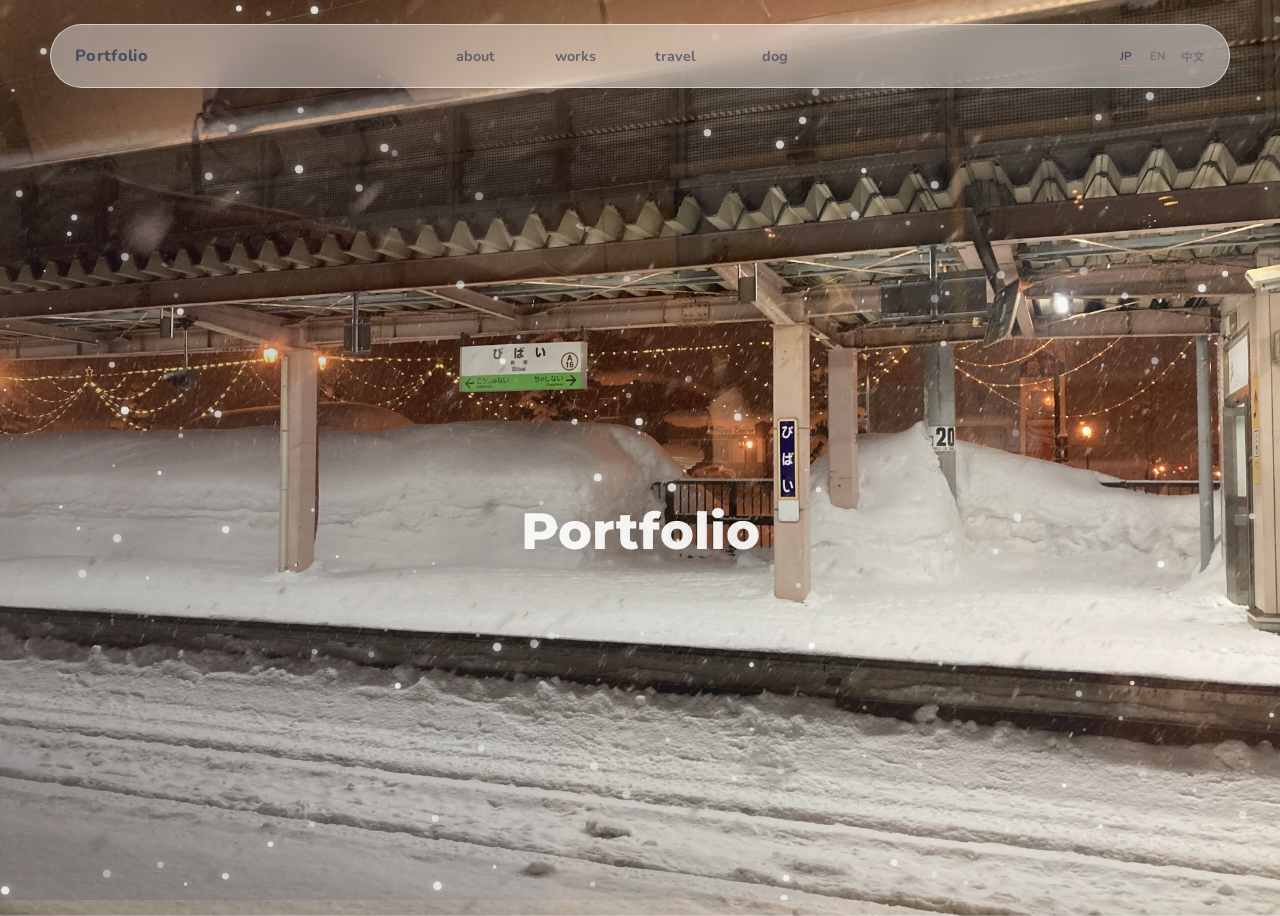
<file: index.html>
<!doctype html>
<html lang="ja">
  <head>
    <meta charset="utf-8" />
    <meta name="viewport" content="width=device-width, initial-scale=1" />
    <title>Portfolio</title>
    <link rel="preconnect" href="https://fonts.googleapis.com" />
    <link rel="preconnect" href="https://fonts.gstatic.com" crossorigin />
    <link
      href="https://fonts.googleapis.com/css2?family=Montserrat:wght@700;800&family=Noto+Sans+JP:wght@400;500;700&family=Nunito:wght@500;700;800&display=swap"
      rel="stylesheet"
    />
    <link rel="stylesheet" href="styles.css" />
  </head>
  <body class="home-page">
    <canvas class="snow-canvas" aria-hidden="true"></canvas>

    <header class="site-header">
      <a class="brand" href="index.html" aria-label="トップへ">Portfolio</a>
      <nav class="site-nav" aria-label="メインナビゲーション">
        <a href="about.html">about</a>
        <a href="works.html">works</a>
        <a href="travel.html">travel</a>
        <a href="dog.html">dog</a>
      </nav>
      <div class="language-switcher" aria-label="Language">
        <button type="button" data-lang="ja">JP</button>
        <button type="button" data-lang="en">EN</button>
        <button type="button" data-lang="zh">中文</button>
      </div>
    </header>

    <main>
      <section class="hero">
        <picture>
          <source srcset="assets/hokkaido-hero.jpg" type="image/jpeg" />
          <img src="assets/hokkaido-hero.heic" alt="北海道で撮影した冬景色" />
        </picture>
        <div class="hero-shade"></div>
        <div class="hero-content reveal">
          <h1 class="home-title">Portfolio</h1>
        </div>
      </section>
    </main>

    <script src="script.js"></script>
  </body>
</html>
</file>
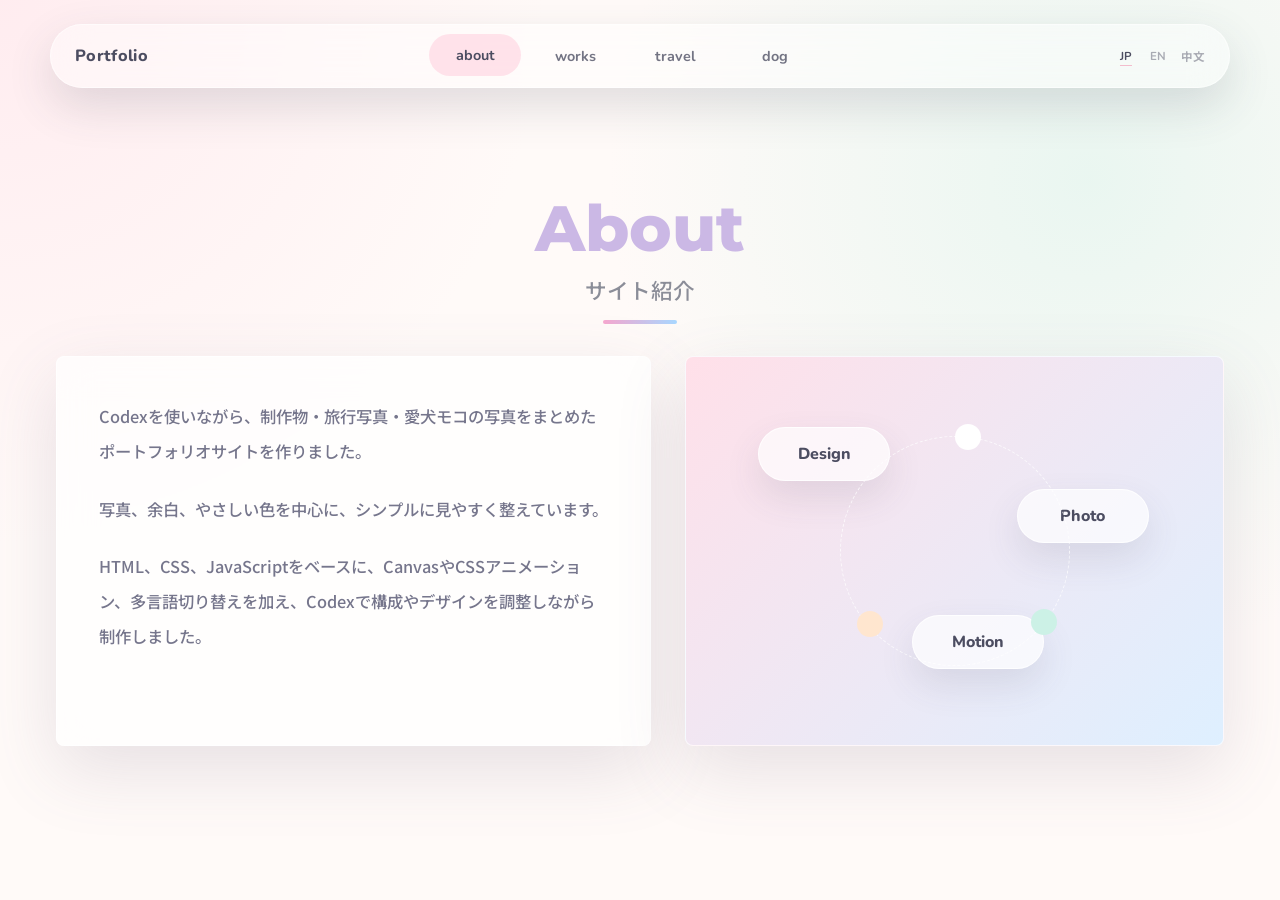
<file: about.html>
<!doctype html>
<html lang="ja">
  <head>
    <meta charset="utf-8" />
    <meta name="viewport" content="width=device-width, initial-scale=1" />
    <title>about | Portfolio</title>
    <link rel="preconnect" href="https://fonts.googleapis.com" />
    <link rel="preconnect" href="https://fonts.gstatic.com" crossorigin />
    <link
      href="https://fonts.googleapis.com/css2?family=Montserrat:wght@700;800&family=Noto+Sans+JP:wght@400;500;700&family=Nunito:wght@500;700;800&display=swap"
      rel="stylesheet"
    />
    <link rel="stylesheet" href="styles.css" />
  </head>
  <body>
    <canvas class="snow-canvas" aria-hidden="true"></canvas>
    <header class="site-header">
      <a class="brand" href="index.html">Portfolio</a>
      <nav class="site-nav" aria-label="メインナビゲーション">
        <a class="is-active" href="about.html">about</a>
        <a href="works.html">works</a>
        <a href="travel.html">travel</a>
        <a href="dog.html">dog</a>
      </nav>
      <div class="language-switcher" aria-label="Language">
        <button type="button" data-lang="ja">JP</button>
        <button type="button" data-lang="en">EN</button>
        <button type="button" data-lang="zh">中文</button>
      </div>
    </header>

    <main class="page-shell">
      <section class="section about-section gallery-section">
        <div class="section-heading reveal">
          <p class="eyebrow" data-i18n="about.eyebrow">About</p>
          <h1 data-i18n="about.title">サイト紹介</h1>
        </div>
        <div class="about-grid">
          <div class="about-copy reveal">
            <p data-i18n="about.copy1">
              Codexを使いながら、制作物・旅行写真・愛犬モコの写真をまとめたポートフォリオサイトを作りました。
            </p>
            <p data-i18n="about.copy2">
              写真、余白、やさしい色を中心に、シンプルに見やすく整えています。
            </p>
            <p data-i18n="about.copy3">
              HTML、CSS、JavaScriptをベースに、CanvasやCSSアニメーション、多言語切り替えを加え、Codexで構成やデザインを調整しながら制作しました。
            </p>
          </div>
          <div class="profile-panel reveal">
            <div class="floating-note note-a">Design</div>
            <div class="floating-note note-b">Photo</div>
            <div class="floating-note note-c">Motion</div>
            <div class="profile-orbit" aria-hidden="true">
              <span></span>
              <span></span>
              <span></span>
            </div>
          </div>
        </div>
      </section>
    </main>

    <script src="script.js"></script>
  </body>
</html>
</file>
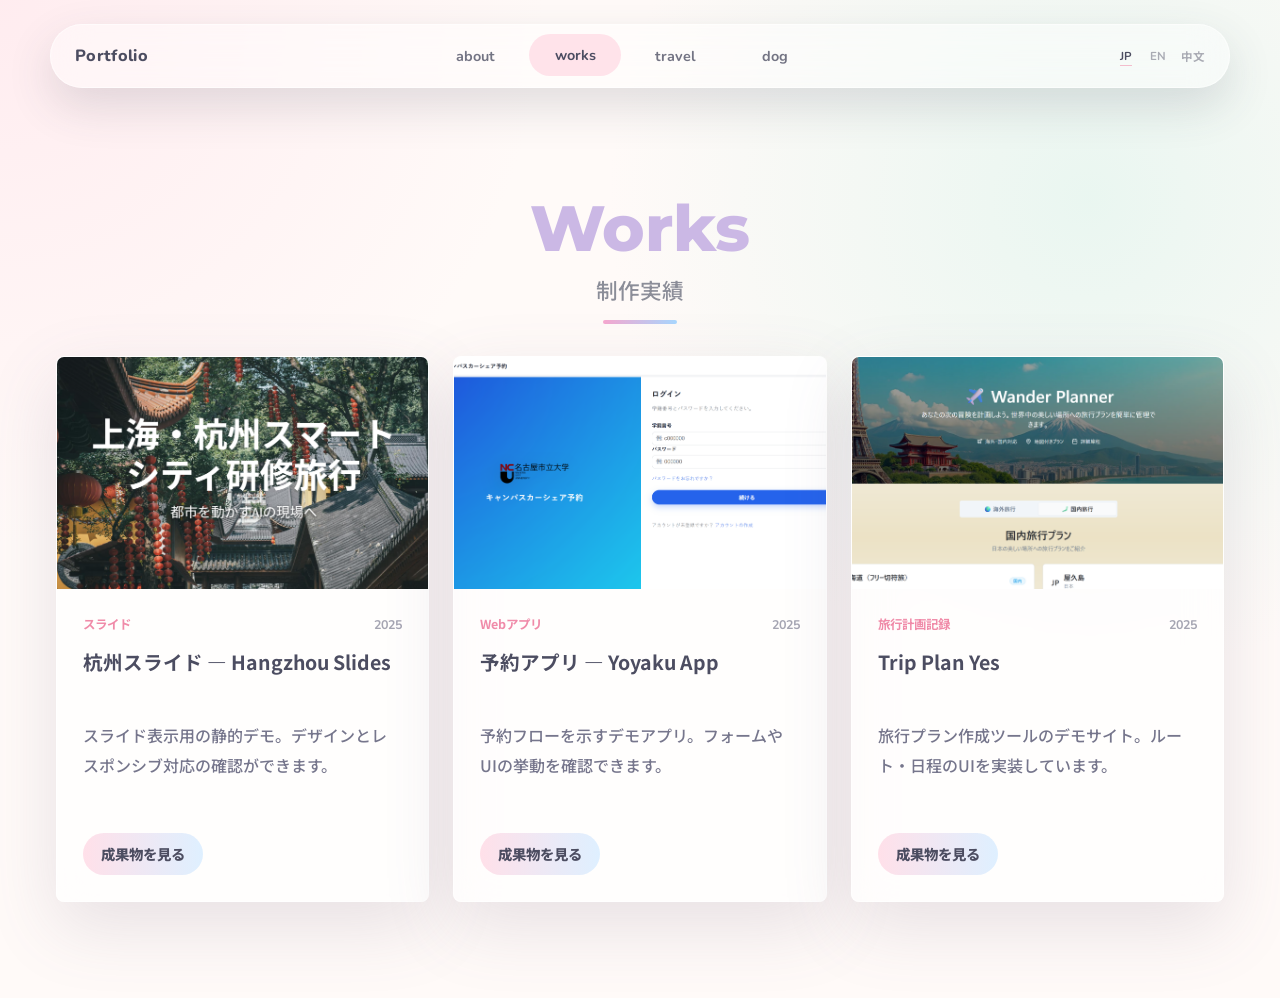
<file: works.html>
<!doctype html>
<html lang="ja">
  <head>
    <meta charset="utf-8" />
    <meta name="viewport" content="width=device-width, initial-scale=1" />
    <title>works | Portfolio</title>
    <link rel="preconnect" href="https://fonts.googleapis.com" />
    <link rel="preconnect" href="https://fonts.gstatic.com" crossorigin />
    <link
      href="https://fonts.googleapis.com/css2?family=Montserrat:wght@700;800&family=Noto+Sans+JP:wght@400;500;700&family=Nunito:wght@500;700;800&display=swap"
      rel="stylesheet"
    />
    <link rel="stylesheet" href="styles.css" />
  </head>
  <body>
    <canvas class="snow-canvas" aria-hidden="true"></canvas>
    <header class="site-header">
      <a class="brand" href="index.html">Portfolio</a>
      <nav class="site-nav" aria-label="メインナビゲーション">
        <a href="about.html">about</a>
        <a class="is-active" href="works.html">works</a>
        <a href="travel.html">travel</a>
        <a href="dog.html">dog</a>
      </nav>
      <div class="language-switcher" aria-label="Language">
        <button type="button" data-lang="ja">JP</button>
        <button type="button" data-lang="en">EN</button>
        <button type="button" data-lang="zh">中文</button>
      </div>
    </header>

    <main class="page-shell">
      <section class="section works-section">
        <div class="section-heading reveal">
          <p class="eyebrow" data-i18n="works.eyebrow">Works</p>
          <h1 data-i18n="works.title">制作実績</h1>
        </div>
        <div class="work-grid">
          <article class="work-card reveal">
            <a class="work-screenshot" href="https://okc33.github.io/hangzhou_slides/" target="_blank" rel="noopener">
              <img src="assets/scr1.png" alt="杭州スライドのスクリーンショット" />
            </a>
            <div class="work-body">
              <div class="project-meta">
                <span class="project-tag" data-i18n="works.project1.tag">スライド</span>
                <span class="project-year">2025</span>
              </div>
              <h2 class="project-title" data-i18n="works.project1.title">杭州スライド — Hangzhou Slides</h2>
              <p class="project-description" data-i18n="works.project1.description">
                スライド表示用の静的デモ。デザインとレスポンシブ対応の確認ができます。
              </p>
              <a href="https://okc33.github.io/hangzhou_slides/" class="project-link" target="_blank" rel="noopener" data-i18n="works.link">成果物を見る</a>
            </div>
          </article>

          <article class="work-card reveal">
            <a class="work-screenshot" href="https://okc33.github.io/yoyaku_apuri/" target="_blank" rel="noopener">
              <img src="assets/scr2.png" alt="予約アプリのスクリーンショット" />
            </a>
            <div class="work-body">
              <div class="project-meta">
                <span class="project-tag" data-i18n="works.project2.tag">Webアプリ</span>
                <span class="project-year">2025</span>
              </div>
              <h2 class="project-title" data-i18n="works.project2.title">予約アプリ — Yoyaku App</h2>
              <p class="project-description" data-i18n="works.project2.description">
                予約フローを示すデモアプリ。フォームやUIの挙動を確認できます。
              </p>
              <a href="https://okc33.github.io/yoyaku_apuri/" class="project-link" target="_blank" rel="noopener" data-i18n="works.link">成果物を見る</a>
            </div>
          </article>

          <article class="work-card reveal">
            <a class="work-screenshot" href="https://trip-plan-yes.netlify.app/" target="_blank" rel="noopener">
              <img src="assets/scr3.png" alt="Trip Plan Yesのスクリーンショット" />
            </a>
            <div class="work-body">
              <div class="project-meta">
                <span class="project-tag" data-i18n="works.project3.tag">旅行計画記録</span>
                <span class="project-year">2025</span>
              </div>
              <h2 class="project-title" data-i18n="works.project3.title">Trip Plan Yes</h2>
              <p class="project-description" data-i18n="works.project3.description">
                旅行プラン作成ツールのデモサイト。ルート・日程のUIを実装しています。
              </p>
              <a href="https://trip-plan-yes.netlify.app/" class="project-link" target="_blank" rel="noopener" data-i18n="works.link">成果物を見る</a>
            </div>
          </article>
        </div>
      </section>
    </main>

    <script src="script.js"></script>
  </body>
</html>
</file>
<file: styles.css>
:root {
  --ink: #4c4d61;
  --muted: #76768c;
  --paper: #fffaf8;
  --pink: #ffd9e4;
  --peach: #ffe6cf;
  --mint: #ccf1e6;
  --blue: #d7ecff;
  --lavender: #e7dcff;
  --line: rgba(76, 77, 97, 0.12);
  --shadow: 0 24px 70px rgba(105, 93, 122, 0.16);
}

* {
  box-sizing: border-box;
}

html {
  scroll-behavior: smooth;
}

body {
  margin: 0;
  color: var(--ink);
  background:
    radial-gradient(circle at top left, rgba(255, 217, 228, 0.42), transparent 34rem),
    radial-gradient(circle at 85% 20%, rgba(204, 241, 230, 0.42), transparent 30rem),
    var(--paper);
  font-family: "Noto Sans JP", "Yu Gothic", "Hiragino Sans", sans-serif;
  font-weight: 500;
  letter-spacing: 0;
}

a {
  color: inherit;
  text-decoration: none;
}

img {
  display: block;
  max-width: 100%;
}

.snow-canvas {
  position: fixed;
  inset: 0;
  z-index: 20;
  pointer-events: none;
}

.site-header {
  position: fixed;
  top: 24px;
  left: 50%;
  z-index: 30;
  display: flex;
  width: min(1180px, calc(100vw - 64px));
  height: 64px;
  align-items: center;
  justify-content: space-between;
  padding: 0 18px 0 24px;
  border: 1px solid rgba(255, 255, 255, 0.55);
  border-radius: 999px;
  background: rgba(255, 255, 255, 0.42);
  box-shadow: 0 18px 46px rgba(61, 71, 89, 0.16);
  backdrop-filter: blur(18px);
  transform: translateX(-50%);
}

.brand,
.eyebrow,
.work-tag,
.site-nav a,
.button {
  font-family: "Nunito", "Noto Sans JP", sans-serif;
  font-weight: 800;
}

.brand {
  font-size: 1.02rem;
  letter-spacing: 0.02em;
}

.site-nav {
  display: flex;
  gap: 8px;
}

.site-nav a {
  min-width: 92px;
  padding: 11px 14px;
  border-radius: 999px;
  color: rgba(76, 77, 97, 0.78);
  font-size: 0.9rem;
  font-weight: 700;
  text-align: center;
  transition: background 220ms ease, color 220ms ease, transform 220ms ease;
}

.site-nav a:hover,
.site-nav a.is-active {
  background: rgba(255, 217, 228, 0.72);
  color: var(--ink);
  transform: translateY(-1px);
}

.language-switcher {
  display: inline-flex;
  gap: 2px;
  align-items: center;
  padding: 0 0 0 8px;
  border-radius: 999px;
  background: transparent;
}

.language-switcher button {
  min-width: 30px;
  height: 28px;
  border: 0;
  border-radius: 0;
  color: rgba(76, 77, 97, 0.46);
  background: transparent;
  font-family: "Nunito", "Noto Sans JP", sans-serif;
  font-size: 0.72rem;
  font-weight: 700;
  cursor: pointer;
  transition: color 180ms ease, opacity 180ms ease;
}

.language-switcher button:hover,
.language-switcher button.is-active {
  color: var(--ink);
  background: transparent;
}

.language-switcher button.is-active {
  text-decoration: underline;
  text-decoration-color: rgba(240, 139, 169, 0.55);
  text-underline-offset: 5px;
}

.section {
  position: relative;
  min-height: 100vh;
  padding: 132px max(56px, calc((100vw - 1180px) / 2)) 96px;
}

.hero {
  display: grid;
  min-height: 100vh;
  align-items: center;
  overflow: hidden;
  padding-top: 120px;
}

.hero picture,
.hero img,
.hero-shade {
  position: absolute;
  inset: 0;
  width: 100%;
  height: 100%;
}

.hero img {
  object-fit: cover;
  transform: scale(1.035);
  animation: heroDrift 18s ease-in-out infinite alternate;
}

.hero-shade {
  background:
    linear-gradient(90deg, rgba(42, 47, 68, 0.28), rgba(42, 47, 68, 0.1) 54%, rgba(255, 255, 255, 0.06)),
    linear-gradient(0deg, rgba(255, 250, 248, 0.12), transparent 38%);
}

.hero-content {
  position: relative;
  z-index: 2;
  width: min(520px, 48vw);
  color: white;
  text-shadow: 0 2px 24px rgba(28, 33, 50, 0.22);
}

.eyebrow {
  margin: 0 0 16px;
  color: #ffedf3;
  font-size: 0.92rem;
  letter-spacing: 0;
  text-transform: uppercase;
}

.home-page .hero-content {
  align-self: center;
  justify-self: center;
  width: min(420px, calc(100vw - 48px));
  margin-top: 42px;
  text-align: center;
}

.hero .home-title {
  margin: 0;
  color: rgba(255, 255, 255, 0.92);
  font-family: "Montserrat", "Nunito", sans-serif;
  font-size: clamp(2rem, 4vw, 3.35rem);
  font-weight: 800;
  line-height: 1;
  text-shadow: 0 8px 22px rgba(28, 33, 50, 0.2);
}

.hero h1 {
  margin: 0;
  font-size: clamp(3.4rem, 5vw, 5.8rem);
  font-weight: 700;
  line-height: 1.04;
}

.hero-copy {
  width: min(560px, 100%);
  margin: 26px 0 0;
  font-size: 1.12rem;
  line-height: 2;
}

.hero-actions {
  display: flex;
  gap: 14px;
  margin-top: 34px;
}

.button {
  display: inline-flex;
  min-width: 136px;
  height: 48px;
  align-items: center;
  justify-content: center;
  border-radius: 999px;
  font-weight: 800;
  transition: transform 220ms ease, box-shadow 220ms ease, background 220ms ease;
}

.button:hover {
  transform: translateY(-3px);
}

.button.primary {
  background: #fff;
  color: var(--ink);
  box-shadow: 0 16px 38px rgba(35, 37, 50, 0.18);
}

.button.secondary {
  border: 1px solid rgba(255, 255, 255, 0.62);
  color: white;
  background: rgba(255, 255, 255, 0.16);
  backdrop-filter: blur(12px);
}

.scroll-cue {
  position: absolute;
  bottom: 34px;
  left: 50%;
  z-index: 3;
  width: 34px;
  height: 54px;
  border: 1px solid rgba(255, 255, 255, 0.72);
  border-radius: 999px;
  transform: translateX(-50%);
}

.scroll-cue span {
  position: absolute;
  top: 10px;
  left: 50%;
  width: 6px;
  height: 6px;
  border-radius: 50%;
  background: white;
  animation: scrollDot 1.8s ease-in-out infinite;
}

.section-heading {
  display: grid;
  gap: 8px;
  margin-bottom: 34px;
}

.section-heading .eyebrow {
  color: #f08ba9;
}

.section-heading h1,
.section-heading h2 {
  margin: 0;
  font-size: clamp(2.1rem, 3vw, 3.35rem);
  font-weight: 700;
  line-height: 1.18;
}

.gallery-section .section-heading,
.works-section .section-heading {
  justify-items: center;
  gap: 14px;
  margin: 64px 0 32px;
  text-align: center;
}

.gallery-section .section-heading .eyebrow,
.works-section .section-heading .eyebrow {
  margin: 0;
  color: #cbb8e5;
  font-family: "Montserrat", "Nunito", sans-serif;
  font-size: clamp(2.8rem, 5vw, 4.3rem);
  font-weight: 800;
  line-height: 1;
  text-transform: none;
}

.gallery-section .section-heading h1,
.works-section .section-heading h1 {
  color: #8b8d98;
  font-size: clamp(1.05rem, 1.8vw, 1.35rem);
  font-weight: 500;
  line-height: 1.5;
}

.gallery-section .section-heading::after,
.works-section .section-heading::after {
  content: "";
  width: 74px;
  height: 4px;
  border-radius: 999px;
  background: linear-gradient(90deg, #f6a7cf, #a8d7ff);
}

.about-grid,
.travel-layout {
  display: grid;
  grid-template-columns: 1.05fr 0.95fr;
  gap: 34px;
  align-items: stretch;
}

.about-copy,
.profile-panel,
.work-card,
.travel-feature,
.dog-card {
  border: 1px solid rgba(255, 255, 255, 0.7);
  border-radius: 8px;
  background: rgba(255, 255, 255, 0.68);
  box-shadow: var(--shadow);
  backdrop-filter: blur(18px);
}

.about-copy {
  padding: 42px;
}

.about-copy p {
  margin: 0;
  color: var(--muted);
  font-size: 1.02rem;
  line-height: 2.15;
}

.about-copy p + p {
  margin-top: 22px;
}

.profile-panel {
  position: relative;
  min-height: 390px;
  overflow: hidden;
  background:
    linear-gradient(135deg, rgba(255, 217, 228, 0.82), rgba(215, 236, 255, 0.82)),
    white;
}

.floating-note {
  position: absolute;
  display: grid;
  min-width: 132px;
  height: 54px;
  place-items: center;
  border: 1px solid rgba(255, 255, 255, 0.84);
  border-radius: 999px;
  background: rgba(255, 255, 255, 0.68);
  box-shadow: 0 16px 36px rgba(76, 77, 97, 0.12);
  font-family: "Nunito", sans-serif;
  font-weight: 800;
  animation: floatSoft 4.8s ease-in-out infinite;
}

.note-a {
  top: 70px;
  left: 72px;
}

.note-b {
  right: 74px;
  top: 132px;
  animation-delay: -1.3s;
}

.note-c {
  bottom: 76px;
  left: 42%;
  animation-delay: -2.2s;
}

.profile-orbit {
  position: absolute;
  inset: 50%;
  width: 230px;
  height: 230px;
  border: 1px dashed rgba(255, 255, 255, 0.72);
  border-radius: 50%;
  transform: translate(-50%, -50%);
  animation: spin 18s linear infinite;
}

.profile-orbit span {
  position: absolute;
  width: 26px;
  height: 26px;
  border-radius: 50%;
  background: white;
}

.profile-orbit span:nth-child(1) {
  top: -13px;
  left: 50%;
}

.profile-orbit span:nth-child(2) {
  right: 12px;
  bottom: 30px;
  background: var(--mint);
}

.profile-orbit span:nth-child(3) {
  bottom: 28px;
  left: 16px;
  background: var(--peach);
}

.work-grid,
.dog-grid {
  display: grid;
  grid-template-columns: repeat(3, 1fr);
  gap: 24px;
}

.work-card,
.dog-card {
  overflow: hidden;
  transition: transform 260ms ease, box-shadow 260ms ease;
}

.work-card:hover,
.dog-card:hover {
  box-shadow: 0 30px 80px rgba(105, 93, 122, 0.22);
  transform: translateY(-8px);
}

.work-visual {
  height: 260px;
  background-size: 70px 70px, cover;
}

.visual-mint {
  background:
    linear-gradient(135deg, transparent 25%, rgba(255, 255, 255, 0.62) 25% 50%, transparent 50% 75%, rgba(255, 255, 255, 0.62) 75%),
    linear-gradient(135deg, var(--mint), var(--blue));
}

.visual-pink {
  background:
    radial-gradient(circle at 26% 30%, rgba(255, 255, 255, 0.72) 0 18%, transparent 19%),
    radial-gradient(circle at 75% 62%, rgba(255, 255, 255, 0.52) 0 16%, transparent 17%),
    linear-gradient(135deg, var(--pink), var(--peach));
}

.visual-blue {
  background:
    repeating-linear-gradient(45deg, rgba(255, 255, 255, 0.58) 0 12px, transparent 12px 28px),
    linear-gradient(135deg, var(--blue), var(--lavender));
}

.work-body {
  padding: 26px;
}

.work-screenshot {
  display: block;
  aspect-ratio: 16 / 10;
  overflow: hidden;
  background: rgba(255, 255, 255, 0.5);
}

.work-screenshot img {
  width: 100%;
  height: 100%;
  object-fit: cover;
  transition: transform 420ms ease;
}

.work-card:hover .work-screenshot img {
  transform: scale(1.035);
}

.project-meta {
  display: flex;
  align-items: center;
  justify-content: space-between;
  gap: 12px;
  margin-bottom: 14px;
}

.project-tag,
.project-year {
  font-size: 0.78rem;
  font-weight: 700;
}

.project-tag {
  color: #f08ba9;
}

.project-year {
  color: #a5a5b2;
  font-family: "Nunito", sans-serif;
}

.project-title {
  min-height: 3em;
}

.project-description {
  min-height: 5.7em;
}

.project-link {
  display: inline-flex;
  align-items: center;
  justify-content: center;
  min-height: 42px;
  margin-top: 22px;
  padding: 0 18px;
  border-radius: 999px;
  color: var(--ink);
  background: linear-gradient(90deg, rgba(255, 217, 228, 0.82), rgba(215, 236, 255, 0.82));
  font-family: "Nunito", "Noto Sans JP", sans-serif;
  font-size: 0.9rem;
  font-weight: 800;
  transition: transform 220ms ease, box-shadow 220ms ease;
}

.project-link:hover {
  box-shadow: 0 14px 32px rgba(105, 93, 122, 0.14);
  transform: translateY(-2px);
}

.work-tag {
  margin: 0 0 10px;
  color: #f08ba9;
  font-size: 0.78rem;
  text-transform: uppercase;
}

.work-body h3,
.work-body h2,
.travel-feature h3,
.dog-card h3 {
  margin: 0;
  font-size: 1.22rem;
  font-weight: 700;
}

.work-body p:not(.work-tag),
.travel-feature p:not(.work-tag) {
  margin: 14px 0 0;
  color: var(--muted);
  line-height: 1.9;
}

.travel-feature {
  display: grid;
  grid-template-columns: 0.95fr 1fr;
  gap: 28px;
  align-items: center;
  padding: 22px;
}

.travel-feature img {
  width: 100%;
  height: 430px;
  border-radius: 8px;
  object-fit: cover;
}

.travel-list {
  display: grid;
  grid-template-columns: repeat(2, 1fr);
  gap: 18px;
}

.travel-chip {
  display: grid;
  min-height: 136px;
  place-items: center;
  border: 1px solid rgba(255, 255, 255, 0.72);
  border-radius: 8px;
  background:
    radial-gradient(circle at 22% 24%, rgba(255, 255, 255, 0.72) 0 18%, transparent 19%),
    linear-gradient(135deg, rgba(255, 217, 228, 0.5), rgba(215, 236, 255, 0.5));
  box-shadow: 0 18px 48px rgba(105, 93, 122, 0.12);
  font-weight: 800;
  transition: transform 240ms ease, background 240ms ease;
}

.travel-chip:nth-child(2) {
  background:
    radial-gradient(circle at 78% 24%, rgba(255, 255, 255, 0.72) 0 16%, transparent 17%),
    linear-gradient(135deg, rgba(204, 241, 230, 0.58), rgba(255, 230, 207, 0.55));
}

.travel-chip:nth-child(3) {
  background:
    radial-gradient(circle at 28% 74%, rgba(255, 255, 255, 0.72) 0 17%, transparent 18%),
    linear-gradient(135deg, rgba(231, 220, 255, 0.6), rgba(255, 217, 228, 0.52));
}

.travel-chip:nth-child(4) {
  background:
    radial-gradient(circle at 76% 72%, rgba(255, 255, 255, 0.72) 0 18%, transparent 19%),
    linear-gradient(135deg, rgba(215, 236, 255, 0.6), rgba(204, 241, 230, 0.52));
}

.travel-chip:hover {
  transform: translateY(-5px) rotate(-1deg);
}

.dog-card {
  padding: 18px;
}

.dog-photo {
  height: 300px;
  border-radius: 8px;
  background-size: 80px 80px, cover;
  position: relative;
  overflow: hidden;
}

.dog-photo::before,
.dog-photo::after {
  content: "";
  position: absolute;
  border-radius: 50%;
  background: rgba(255, 255, 255, 0.82);
}

.dog-photo::before {
  width: 98px;
  height: 98px;
  left: calc(50% - 49px);
  top: 92px;
}

.dog-photo::after {
  width: 42px;
  height: 30px;
  left: calc(50% - 21px);
  top: 170px;
  box-shadow:
    -42px -76px 0 8px rgba(255, 255, 255, 0.82),
    42px -76px 0 8px rgba(255, 255, 255, 0.82),
    -22px -18px 0 -12px var(--ink),
    22px -18px 0 -12px var(--ink);
}

.dog-a {
  background:
    radial-gradient(circle at 34% 28%, rgba(255, 255, 255, 0.55) 0 12%, transparent 13%),
    linear-gradient(135deg, var(--pink), var(--blue));
}

.dog-b {
  background:
    radial-gradient(circle at 72% 24%, rgba(255, 255, 255, 0.55) 0 14%, transparent 15%),
    linear-gradient(135deg, var(--mint), var(--peach));
}

.dog-c {
  background:
    radial-gradient(circle at 28% 68%, rgba(255, 255, 255, 0.55) 0 13%, transparent 14%),
    linear-gradient(135deg, var(--lavender), var(--pink));
}

.dog-card h3 {
  padding: 18px 4px 4px;
  font-family: "Nunito", "Noto Sans JP", sans-serif;
}

.page-shell {
  min-height: 100vh;
}

.gallery-section {
  min-height: 100vh;
}

.photo-grid {
  display: grid;
  grid-template-columns: repeat(3, 1fr);
  gap: 24px;
}

.photo-card,
.dog-photo-card {
  position: relative;
  display: block;
  width: 100%;
  aspect-ratio: 16 / 9;
  overflow: hidden;
  border: 0;
  border-radius: 14px;
  padding: 0;
  background: transparent;
  box-shadow: 0 20px 54px rgba(105, 93, 122, 0.13);
  cursor: pointer;
  transition: transform 260ms ease, box-shadow 260ms ease, filter 260ms ease;
}

.photo-card:hover,
.dog-photo-card:hover {
  box-shadow: 0 28px 70px rgba(105, 93, 122, 0.2);
  filter: saturate(1.06);
  transform: translateY(-7px);
}

.photo-card img {
  width: 100%;
  height: 100%;
  object-fit: cover;
  transition: transform 420ms ease;
}

.photo-card:hover img {
  transform: scale(1.045);
}

.travel-grid .photo-card:nth-child(1) img {
  object-position: 50% 50%;
}

.travel-grid .photo-card:nth-child(2) img {
  object-position: 22% 42%;
}

.travel-grid .photo-card:nth-child(3) img {
  object-position: 72% 42%;
}

.travel-grid .photo-card:nth-child(4) img {
  object-position: 34% 72%;
}

.travel-grid .photo-card:nth-child(5) img {
  object-position: 88% 62%;
}

.travel-grid .photo-card:nth-child(6) img {
  object-position: 52% 82%;
}

.photo-card::after {
  content: attr(data-action-label);
  position: absolute;
  right: 14px;
  bottom: 12px;
  padding: 7px 12px;
  border-radius: 999px;
  color: white;
  background: rgba(76, 77, 97, 0.28);
  font-family: "Nunito", sans-serif;
  font-size: 0.78rem;
  opacity: 0;
  transform: translateY(8px);
  transition: opacity 220ms ease, transform 220ms ease;
  backdrop-filter: blur(10px);
}

.photo-card:hover::after {
  opacity: 1;
  transform: translateY(0);
}

.photo-dialog {
  width: min(520px, calc(100vw - 48px));
  border: 1px solid rgba(255, 255, 255, 0.72);
  border-radius: 8px;
  padding: 34px 38px;
  color: var(--ink);
  background: rgba(255, 255, 255, 0.84);
  box-shadow: 0 30px 90px rgba(76, 77, 97, 0.24);
  backdrop-filter: blur(20px);
}

.photo-dialog::backdrop {
  background: rgba(55, 52, 66, 0.24);
}

.photo-dialog p {
  margin: 0;
  font-size: 1.02rem;
  line-height: 2;
}

.photo-dialog-title {
  margin: 0 0 14px;
  color: var(--ink);
  font-size: 1.28rem;
  line-height: 1.5;
}

.photo-dialog .photo-dialog-note {
  color: var(--muted);
  font-size: 0.825rem;
  font-weight: 400;
  line-height: 1.8;
}

.dialog-close {
  position: absolute;
  top: 10px;
  right: 12px;
  width: 34px;
  height: 34px;
  border: 0;
  border-radius: 50%;
  color: var(--ink);
  background: rgba(255, 217, 228, 0.72);
  cursor: pointer;
}

.dog-photo-card {
  cursor: default;
  background: transparent;
}

.dog-photo-card img {
  width: 100%;
  height: 100%;
  object-fit: cover;
  transition: transform 420ms ease;
}

.dog-photo-card:hover img {
  transform: scale(1.045);
}

.dog-photo-card::before,
.dog-photo-card::after {
  content: none;
}

.dog-photo-card.dog-a {
  background-position: 0% 0%;
}

.dog-photo-card.dog-b {
  background-position: 50% 0%;
}

.dog-photo-card.dog-c {
  background-position: 100% 0%;
}

.dog-photo-card.dog-d {
  background-position: 0% 100%;
}

.dog-photo-card.dog-e {
  background-position: 50% 100%;
}

.dog-photo-card.dog-f {
  background-position: 100% 100%;
}

.site-footer {
  padding: 34px;
  text-align: center;
  color: var(--muted);
}

.reveal {
  opacity: 0;
  transform: translateY(24px);
  transition: opacity 720ms ease, transform 720ms ease;
}

.reveal.is-visible {
  opacity: 1;
  transform: translateY(0);
}

@keyframes heroDrift {
  from {
    transform: scale(1.035) translate3d(-8px, -6px, 0);
  }
  to {
    transform: scale(1.08) translate3d(10px, 8px, 0);
  }
}

@keyframes scrollDot {
  0% {
    opacity: 0;
    transform: translate(-50%, 0);
  }
  35%,
  65% {
    opacity: 1;
  }
  100% {
    opacity: 0;
    transform: translate(-50%, 22px);
  }
}

@keyframes floatSoft {
  0%,
  100% {
    transform: translateY(0) rotate(-1deg);
  }
  50% {
    transform: translateY(-14px) rotate(1deg);
  }
}

@keyframes spin {
  to {
    transform: translate(-50%, -50%) rotate(360deg);
  }
}

@media (max-width: 900px) {
  .site-header {
    top: 14px;
    width: calc(100vw - 28px);
    height: auto;
    flex-wrap: wrap;
    gap: 12px;
    border-radius: 8px;
    padding: 14px;
  }

  .site-nav {
    order: 3;
    flex: 1 1 100%;
    overflow-x: auto;
  }

  .language-switcher {
    order: 2;
    margin-left: auto;
  }

  .site-nav a {
    min-width: 84px;
  }

  .section {
    padding: 118px 22px 72px;
  }

  .gallery-section .section-heading,
  .works-section .section-heading {
    margin: 38px 0 16px;
  }

  .hero-content {
    width: 100%;
  }

  .hero h1 {
    font-size: 3rem;
  }

  .about-grid,
  .travel-layout,
  .travel-feature,
  .work-grid,
  .dog-grid,
  .photo-grid {
    grid-template-columns: 1fr;
  }

  .travel-feature img {
    height: 330px;
  }
}
</file>
